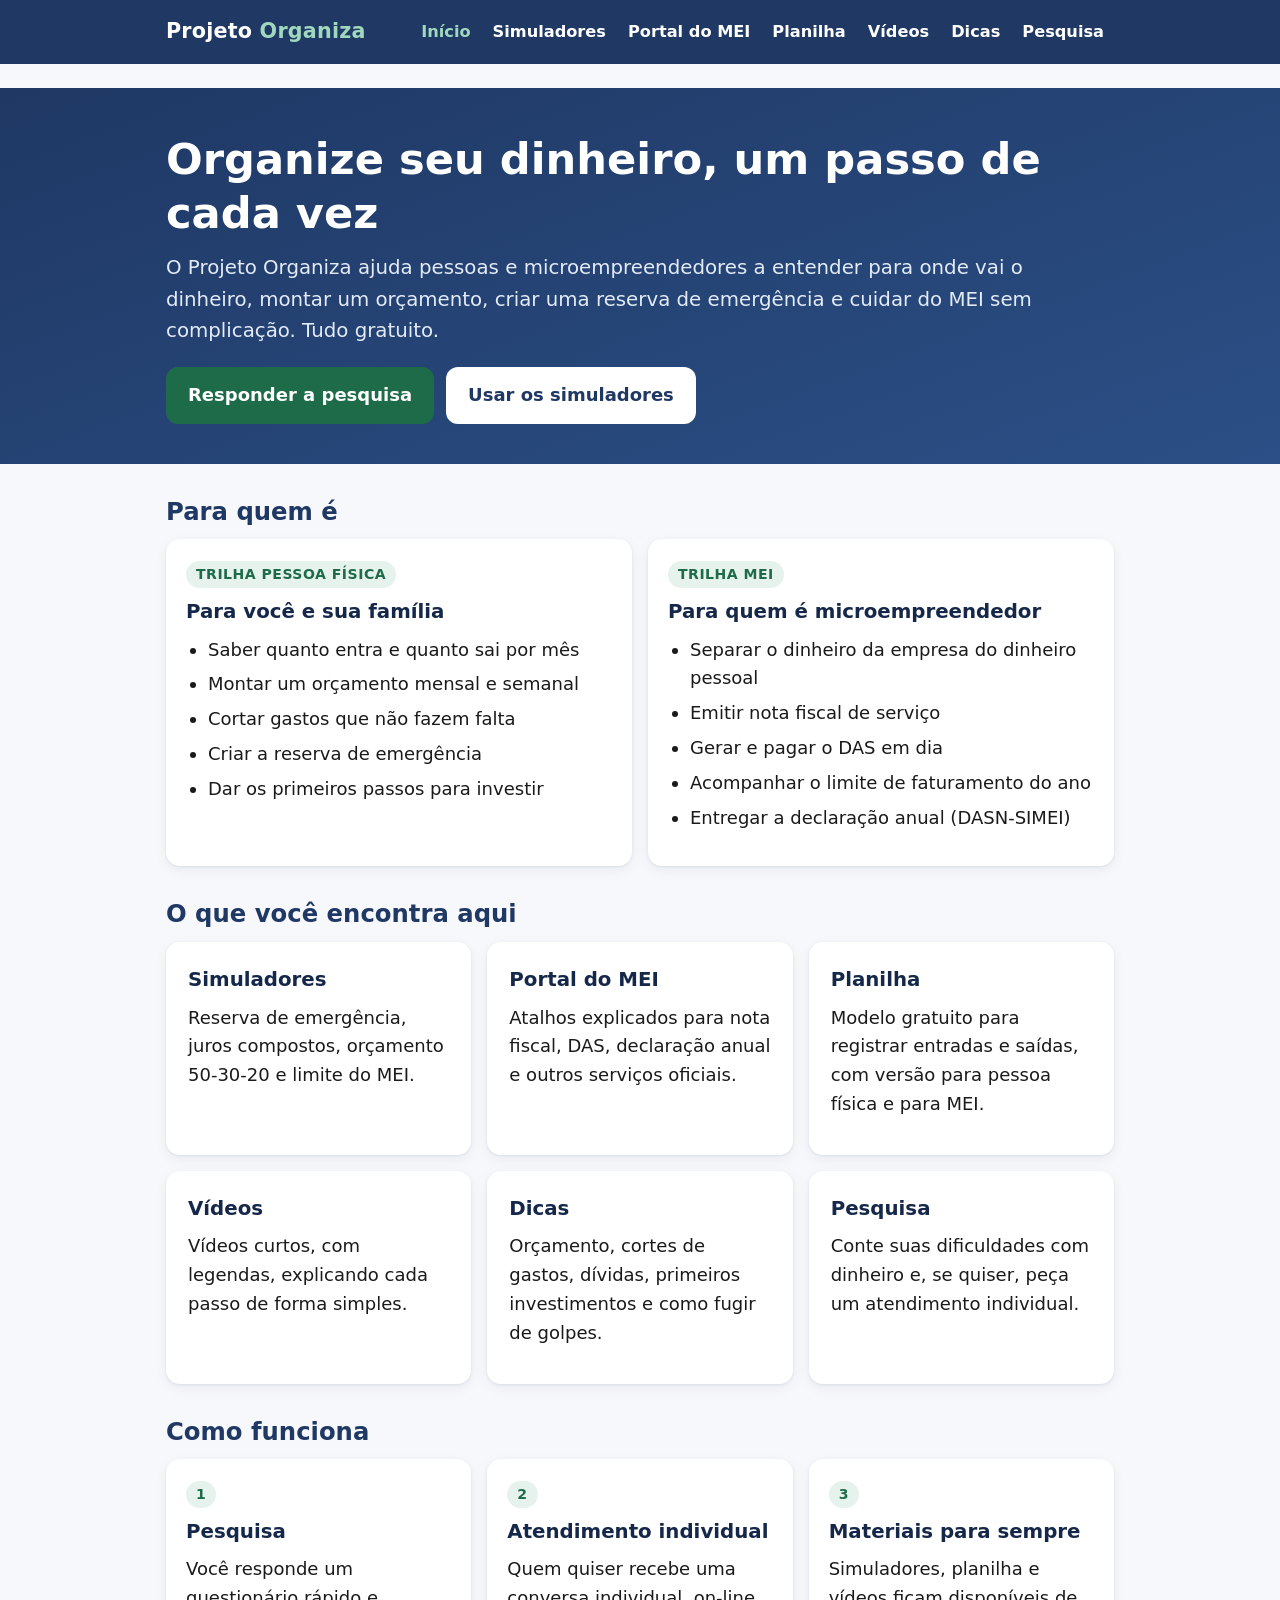
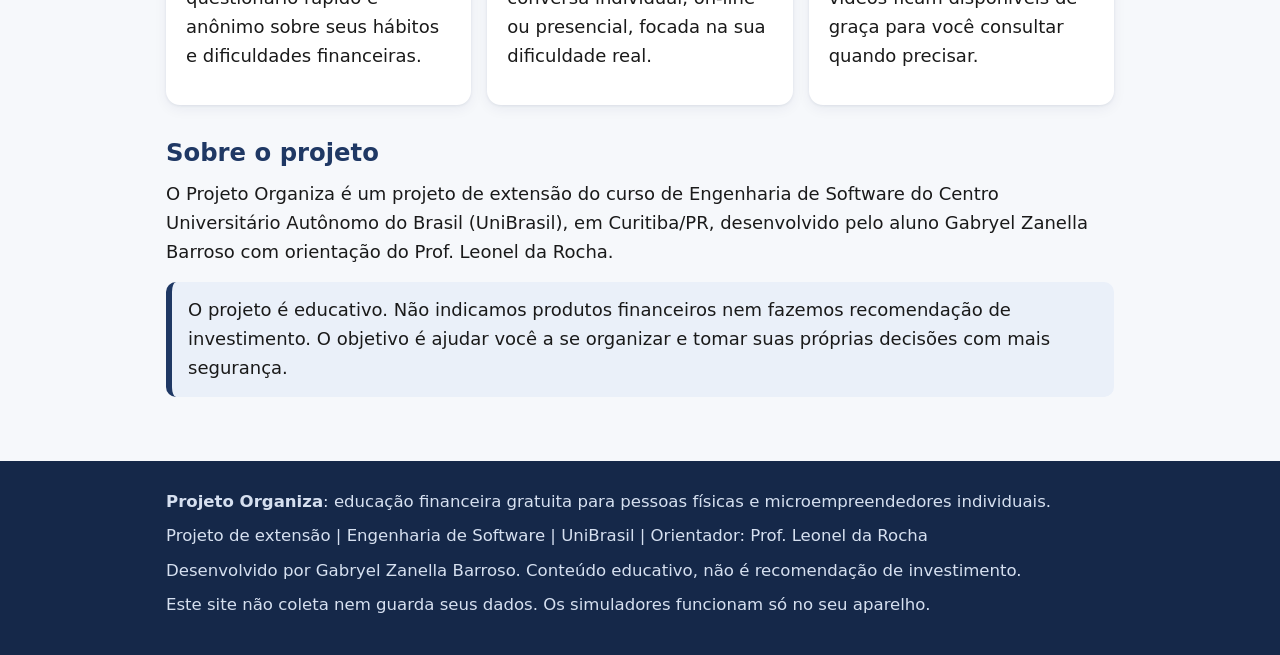
<file: index.html>
<!doctype html>
<html lang="pt-BR">
<head>
  <meta charset="utf-8">
  <meta name="viewport" content="width=device-width, initial-scale=1">
  <meta http-equiv="Content-Security-Policy" content="default-src 'self'; script-src 'self'; style-src 'self'; img-src 'self' data:; frame-src https://www.youtube-nocookie.com; connect-src 'none'; object-src 'none'; base-uri 'self'; form-action 'none'">
  <meta name="referrer" content="strict-origin-when-cross-origin">
  <title>Início | Projeto Organiza</title>
  <meta name="description" content="Educação financeira gratuita para pessoas físicas e MEIs: simuladores, planilha, vídeos e atalhos para os serviços do MEI.">
  <link rel="icon" href="assets/img/favicon.svg" type="image/svg+xml">
  <link rel="stylesheet" href="assets/css/style.css">
</head>
<body data-pagina="inicio">
  <a class="skip" href="#conteudo">Pular para o conteúdo</a>
  <header class="topo">
    <div class="wrap">
      <a class="marca" href="index.html">Projeto <span>Organiza</span></a>
      <button class="menu-btn" type="button" aria-expanded="false" aria-controls="menu">Menu</button>
      <ul id="menu" class="menu">
        <li><a href="index.html" data-pagina="inicio">Início</a></li>
        <li><a href="simuladores.html" data-pagina="simuladores">Simuladores</a></li>
        <li><a href="portal-mei.html" data-pagina="mei">Portal do MEI</a></li>
        <li><a href="planilha.html" data-pagina="planilha">Planilha</a></li>
        <li><a href="videos.html" data-pagina="videos">Vídeos</a></li>
        <li><a href="dicas.html" data-pagina="dicas">Dicas</a></li>
        <li><a href="pesquisa.html" data-pagina="pesquisa">Pesquisa</a></li>
      </ul>
    </div>
  </header>
  <main id="conteudo">
    <section class="hero">
      <div class="wrap">
        <h1>Organize seu dinheiro, um passo de cada vez</h1>
        <p class="lead">O Projeto Organiza ajuda pessoas e microempreendedores a entender para onde vai o dinheiro, montar um orçamento, criar uma reserva de emergência e cuidar do MEI sem complicação. Tudo gratuito.</p>
        <div class="botoes">
          <a class="btn" href="pesquisa.html">Responder a pesquisa</a>
          <a class="btn claro" href="simuladores.html">Usar os simuladores</a>
        </div>
      </div>
    </section>

    <div class="wrap">
      <h2>Para quem é</h2>
      <div class="grade duas">
        <div class="card">
          <span class="tag">Trilha Pessoa Física</span>
          <h3>Para você e sua família</h3>
          <ul class="lista">
            <li>Saber quanto entra e quanto sai por mês</li>
            <li>Montar um orçamento mensal e semanal</li>
            <li>Cortar gastos que não fazem falta</li>
            <li>Criar a reserva de emergência</li>
            <li>Dar os primeiros passos para investir</li>
          </ul>
        </div>
        <div class="card">
          <span class="tag">Trilha MEI</span>
          <h3>Para quem é microempreendedor</h3>
          <ul class="lista">
            <li>Separar o dinheiro da empresa do dinheiro pessoal</li>
            <li>Emitir nota fiscal de serviço</li>
            <li>Gerar e pagar o DAS em dia</li>
            <li>Acompanhar o limite de faturamento do ano</li>
            <li>Entregar a declaração anual (DASN-SIMEI)</li>
          </ul>
        </div>
      </div>

      <h2>O que você encontra aqui</h2>
      <div class="grade tres">
        <a class="card link" href="simuladores.html">
          <h3>Simuladores</h3>
          <p>Reserva de emergência, juros compostos, orçamento 50-30-20 e limite do MEI.</p>
        </a>
        <a class="card link" href="portal-mei.html">
          <h3>Portal do MEI</h3>
          <p>Atalhos explicados para nota fiscal, DAS, declaração anual e outros serviços oficiais.</p>
        </a>
        <a class="card link" href="planilha.html">
          <h3>Planilha</h3>
          <p>Modelo gratuito para registrar entradas e saídas, com versão para pessoa física e para MEI.</p>
        </a>
        <a class="card link" href="videos.html">
          <h3>Vídeos</h3>
          <p>Vídeos curtos, com legendas, explicando cada passo de forma simples.</p>
        </a>
        <a class="card link" href="dicas.html">
          <h3>Dicas</h3>
          <p>Orçamento, cortes de gastos, dívidas, primeiros investimentos e como fugir de golpes.</p>
        </a>
        <a class="card link" href="pesquisa.html">
          <h3>Pesquisa</h3>
          <p>Conte suas dificuldades com dinheiro e, se quiser, peça um atendimento individual.</p>
        </a>
      </div>

      <h2>Como funciona</h2>
      <div class="grade tres">
        <div class="card">
          <span class="tag">1</span>
          <h3>Pesquisa</h3>
          <p>Você responde um questionário rápido e anônimo sobre seus hábitos e dificuldades financeiras.</p>
        </div>
        <div class="card">
          <span class="tag">2</span>
          <h3>Atendimento individual</h3>
          <p>Quem quiser recebe uma conversa individual, on-line ou presencial, focada na sua dificuldade real.</p>
        </div>
        <div class="card">
          <span class="tag">3</span>
          <h3>Materiais para sempre</h3>
          <p>Simuladores, planilha e vídeos ficam disponíveis de graça para você consultar quando precisar.</p>
        </div>
      </div>

      <h2>Sobre o projeto</h2>
      <p>O Projeto Organiza é um projeto de extensão do curso de Engenharia de Software do Centro Universitário Autônomo do Brasil (UniBrasil), em Curitiba/PR, desenvolvido pelo aluno Gabryel Zanella Barroso com orientação do Prof. Leonel da Rocha.</p>
      <div class="aviso">
        <p>O projeto é educativo. Não indicamos produtos financeiros nem fazemos recomendação de investimento. O objetivo é ajudar você a se organizar e tomar suas próprias decisões com mais segurança.</p>
      </div>
    </div>
  </main>
  <footer class="rodape">
    <div class="wrap">
      <p><strong>Projeto Organiza</strong>: educação financeira gratuita para pessoas físicas e microempreendedores individuais.</p>
      <p>Projeto de extensão | Engenharia de Software | UniBrasil | Orientador: Prof. Leonel da Rocha</p>
      <p>Desenvolvido por Gabryel Zanella Barroso. Conteúdo educativo, não é recomendação de investimento.</p>
      <p>Este site não coleta nem guarda seus dados. Os simuladores funcionam só no seu aparelho.</p>
    </div>
  </footer>
  <script src="assets/js/main.js"></script>
</body>
</html>
</file>
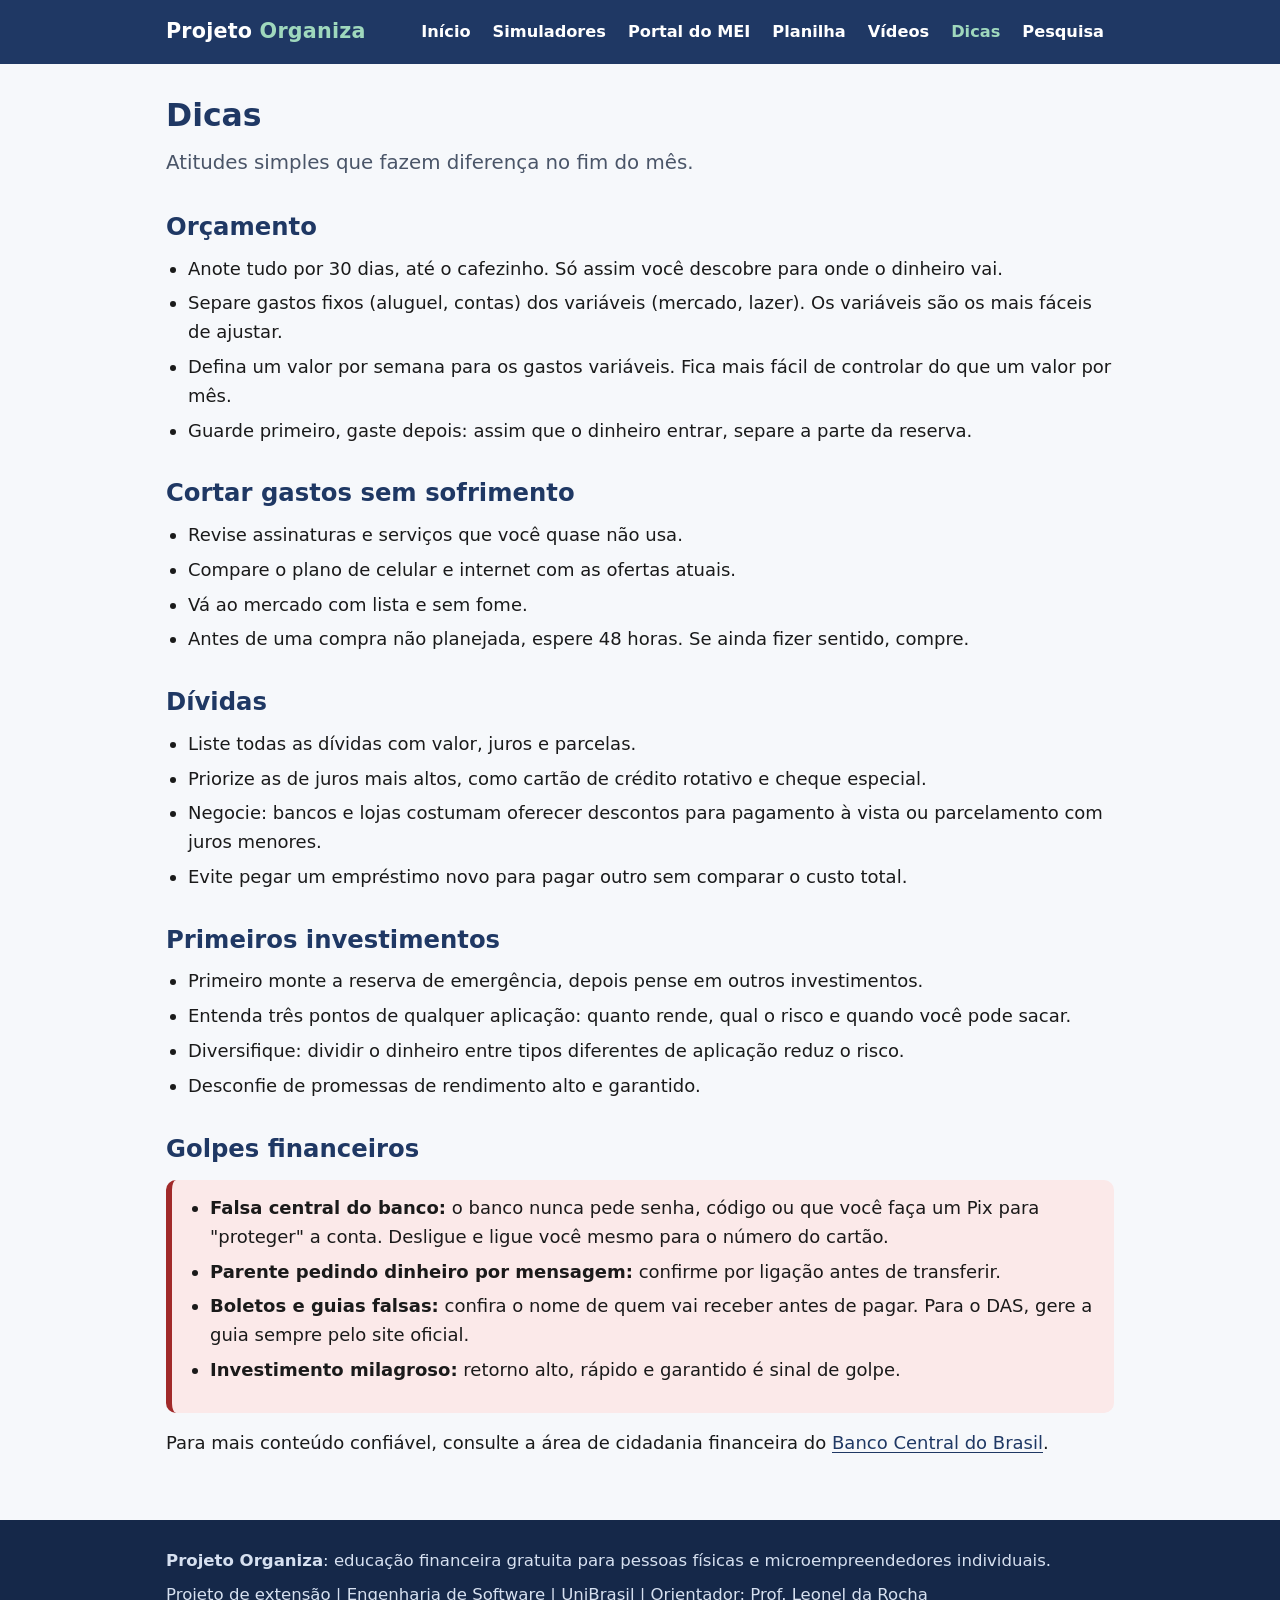
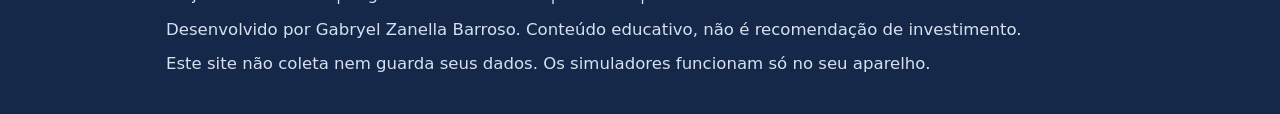
<file: dicas.html>
<!doctype html>
<html lang="pt-BR">
<head>
  <meta charset="utf-8">
  <meta name="viewport" content="width=device-width, initial-scale=1">
  <meta http-equiv="Content-Security-Policy" content="default-src 'self'; script-src 'self'; style-src 'self'; img-src 'self' data:; frame-src https://www.youtube-nocookie.com; connect-src 'none'; object-src 'none'; base-uri 'self'; form-action 'none'">
  <meta name="referrer" content="strict-origin-when-cross-origin">
  <title>Dicas | Projeto Organiza</title>
  <meta name="description" content="Dicas práticas sobre orçamento, cortes de gastos, dívidas, primeiros investimentos e golpes financeiros.">
  <link rel="icon" href="assets/img/favicon.svg" type="image/svg+xml">
  <link rel="stylesheet" href="assets/css/style.css">
</head>
<body data-pagina="dicas">
  <a class="skip" href="#conteudo">Pular para o conteúdo</a>
  <header class="topo">
    <div class="wrap">
      <a class="marca" href="index.html">Projeto <span>Organiza</span></a>
      <button class="menu-btn" type="button" aria-expanded="false" aria-controls="menu">Menu</button>
      <ul id="menu" class="menu">
        <li><a href="index.html" data-pagina="inicio">Início</a></li>
        <li><a href="simuladores.html" data-pagina="simuladores">Simuladores</a></li>
        <li><a href="portal-mei.html" data-pagina="mei">Portal do MEI</a></li>
        <li><a href="planilha.html" data-pagina="planilha">Planilha</a></li>
        <li><a href="videos.html" data-pagina="videos">Vídeos</a></li>
        <li><a href="dicas.html" data-pagina="dicas">Dicas</a></li>
        <li><a href="pesquisa.html" data-pagina="pesquisa">Pesquisa</a></li>
      </ul>
    </div>
  </header>
  <main id="conteudo">
    <div class="wrap">
      <h1>Dicas</h1>
      <p class="lead">Atitudes simples que fazem diferença no fim do mês.</p>

      <h2>Orçamento</h2>
      <ul class="lista">
        <li>Anote tudo por 30 dias, até o cafezinho. Só assim você descobre para onde o dinheiro vai.</li>
        <li>Separe gastos fixos (aluguel, contas) dos variáveis (mercado, lazer). Os variáveis são os mais fáceis de ajustar.</li>
        <li>Defina um valor por semana para os gastos variáveis. Fica mais fácil de controlar do que um valor por mês.</li>
        <li>Guarde primeiro, gaste depois: assim que o dinheiro entrar, separe a parte da reserva.</li>
      </ul>

      <h2>Cortar gastos sem sofrimento</h2>
      <ul class="lista">
        <li>Revise assinaturas e serviços que você quase não usa.</li>
        <li>Compare o plano de celular e internet com as ofertas atuais.</li>
        <li>Vá ao mercado com lista e sem fome.</li>
        <li>Antes de uma compra não planejada, espere 48 horas. Se ainda fizer sentido, compre.</li>
      </ul>

      <h2>Dívidas</h2>
      <ul class="lista">
        <li>Liste todas as dívidas com valor, juros e parcelas.</li>
        <li>Priorize as de juros mais altos, como cartão de crédito rotativo e cheque especial.</li>
        <li>Negocie: bancos e lojas costumam oferecer descontos para pagamento à vista ou parcelamento com juros menores.</li>
        <li>Evite pegar um empréstimo novo para pagar outro sem comparar o custo total.</li>
      </ul>

      <h2>Primeiros investimentos</h2>
      <ul class="lista">
        <li>Primeiro monte a reserva de emergência, depois pense em outros investimentos.</li>
        <li>Entenda três pontos de qualquer aplicação: quanto rende, qual o risco e quando você pode sacar.</li>
        <li>Diversifique: dividir o dinheiro entre tipos diferentes de aplicação reduz o risco.</li>
        <li>Desconfie de promessas de rendimento alto e garantido.</li>
      </ul>

      <h2>Golpes financeiros</h2>
      <div class="aviso perigo">
        <ul class="lista">
          <li><strong>Falsa central do banco:</strong> o banco nunca pede senha, código ou que você faça um Pix para "proteger" a conta. Desligue e ligue você mesmo para o número do cartão.</li>
          <li><strong>Parente pedindo dinheiro por mensagem:</strong> confirme por ligação antes de transferir.</li>
          <li><strong>Boletos e guias falsas:</strong> confira o nome de quem vai receber antes de pagar. Para o DAS, gere a guia sempre pelo site oficial.</li>
          <li><strong>Investimento milagroso:</strong> retorno alto, rápido e garantido é sinal de golpe.</li>
        </ul>
      </div>
      <p>Para mais conteúdo confiável, consulte a área de cidadania financeira do <a href="https://www.bcb.gov.br/cidadaniafinanceira" rel="noopener" target="_blank">Banco Central do Brasil</a>.</p>
    </div>
  </main>
  <footer class="rodape">
    <div class="wrap">
      <p><strong>Projeto Organiza</strong>: educação financeira gratuita para pessoas físicas e microempreendedores individuais.</p>
      <p>Projeto de extensão | Engenharia de Software | UniBrasil | Orientador: Prof. Leonel da Rocha</p>
      <p>Desenvolvido por Gabryel Zanella Barroso. Conteúdo educativo, não é recomendação de investimento.</p>
      <p>Este site não coleta nem guarda seus dados. Os simuladores funcionam só no seu aparelho.</p>
    </div>
  </footer>
  <script src="assets/js/main.js"></script>
</body>
</html>
</file>
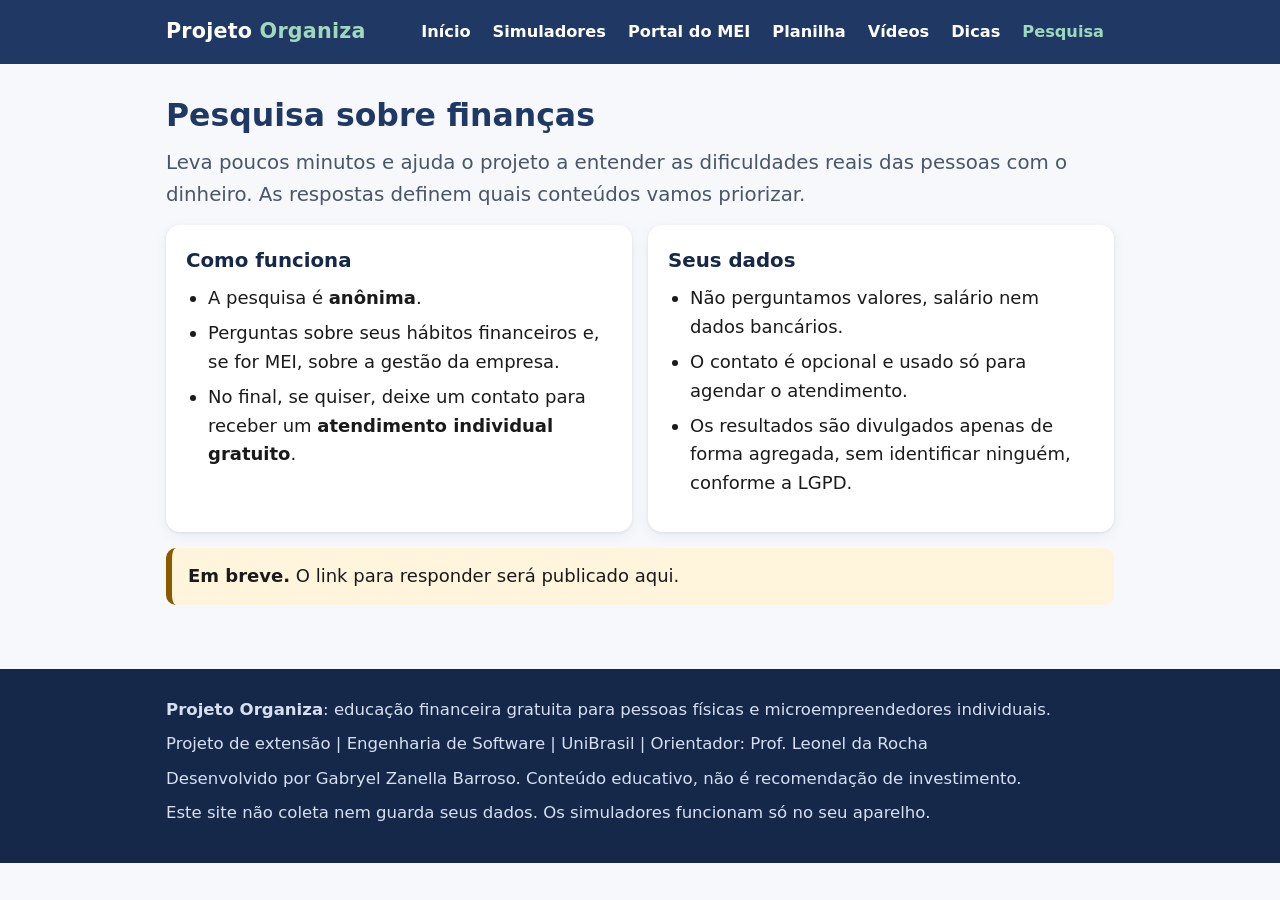
<file: pesquisa.html>
<!doctype html>
<html lang="pt-BR">
<head>
  <meta charset="utf-8">
  <meta name="viewport" content="width=device-width, initial-scale=1">
  <meta http-equiv="Content-Security-Policy" content="default-src 'self'; script-src 'self'; style-src 'self'; img-src 'self' data:; frame-src https://www.youtube-nocookie.com; connect-src 'none'; object-src 'none'; base-uri 'self'; form-action 'none'">
  <meta name="referrer" content="strict-origin-when-cross-origin">
  <title>Pesquisa | Projeto Organiza</title>
  <meta name="description" content="Pesquisa anônima sobre hábitos e dificuldades financeiras. Ao final, você pode pedir um atendimento individual gratuito.">
  <link rel="icon" href="assets/img/favicon.svg" type="image/svg+xml">
  <link rel="stylesheet" href="assets/css/style.css">
</head>
<body data-pagina="pesquisa">
  <a class="skip" href="#conteudo">Pular para o conteúdo</a>
  <header class="topo">
    <div class="wrap">
      <a class="marca" href="index.html">Projeto <span>Organiza</span></a>
      <button class="menu-btn" type="button" aria-expanded="false" aria-controls="menu">Menu</button>
      <ul id="menu" class="menu">
        <li><a href="index.html" data-pagina="inicio">Início</a></li>
        <li><a href="simuladores.html" data-pagina="simuladores">Simuladores</a></li>
        <li><a href="portal-mei.html" data-pagina="mei">Portal do MEI</a></li>
        <li><a href="planilha.html" data-pagina="planilha">Planilha</a></li>
        <li><a href="videos.html" data-pagina="videos">Vídeos</a></li>
        <li><a href="dicas.html" data-pagina="dicas">Dicas</a></li>
        <li><a href="pesquisa.html" data-pagina="pesquisa">Pesquisa</a></li>
      </ul>
    </div>
  </header>
  <main id="conteudo">
    <div class="wrap">
      <h1>Pesquisa sobre finanças</h1>
      <p class="lead">Leva poucos minutos e ajuda o projeto a entender as dificuldades reais das pessoas com o dinheiro. As respostas definem quais conteúdos vamos priorizar.</p>

      <div class="grade duas">
        <div class="card">
          <h3>Como funciona</h3>
          <ul class="lista">
            <li>A pesquisa é <strong>anônima</strong>.</li>
            <li>Perguntas sobre seus hábitos financeiros e, se for MEI, sobre a gestão da empresa.</li>
            <li>No final, se quiser, deixe um contato para receber um <strong>atendimento individual gratuito</strong>.</li>
          </ul>
        </div>
        <div class="card">
          <h3>Seus dados</h3>
          <ul class="lista">
            <li>Não perguntamos valores, salário nem dados bancários.</li>
            <li>O contato é opcional e usado só para agendar o atendimento.</li>
            <li>Os resultados são divulgados apenas de forma agregada, sem identificar ninguém, conforme a LGPD.</li>
          </ul>
        </div>
      </div>

      <div class="aviso atencao" id="pesquisa-link">
        <p><strong>Em breve.</strong> O link para responder será publicado aqui.</p>
      </div>
    </div>
  </main>
  <footer class="rodape">
    <div class="wrap">
      <p><strong>Projeto Organiza</strong>: educação financeira gratuita para pessoas físicas e microempreendedores individuais.</p>
      <p>Projeto de extensão | Engenharia de Software | UniBrasil | Orientador: Prof. Leonel da Rocha</p>
      <p>Desenvolvido por Gabryel Zanella Barroso. Conteúdo educativo, não é recomendação de investimento.</p>
      <p>Este site não coleta nem guarda seus dados. Os simuladores funcionam só no seu aparelho.</p>
    </div>
  </footer>
  <script src="assets/js/main.js"></script>
</body>
</html>
</file>
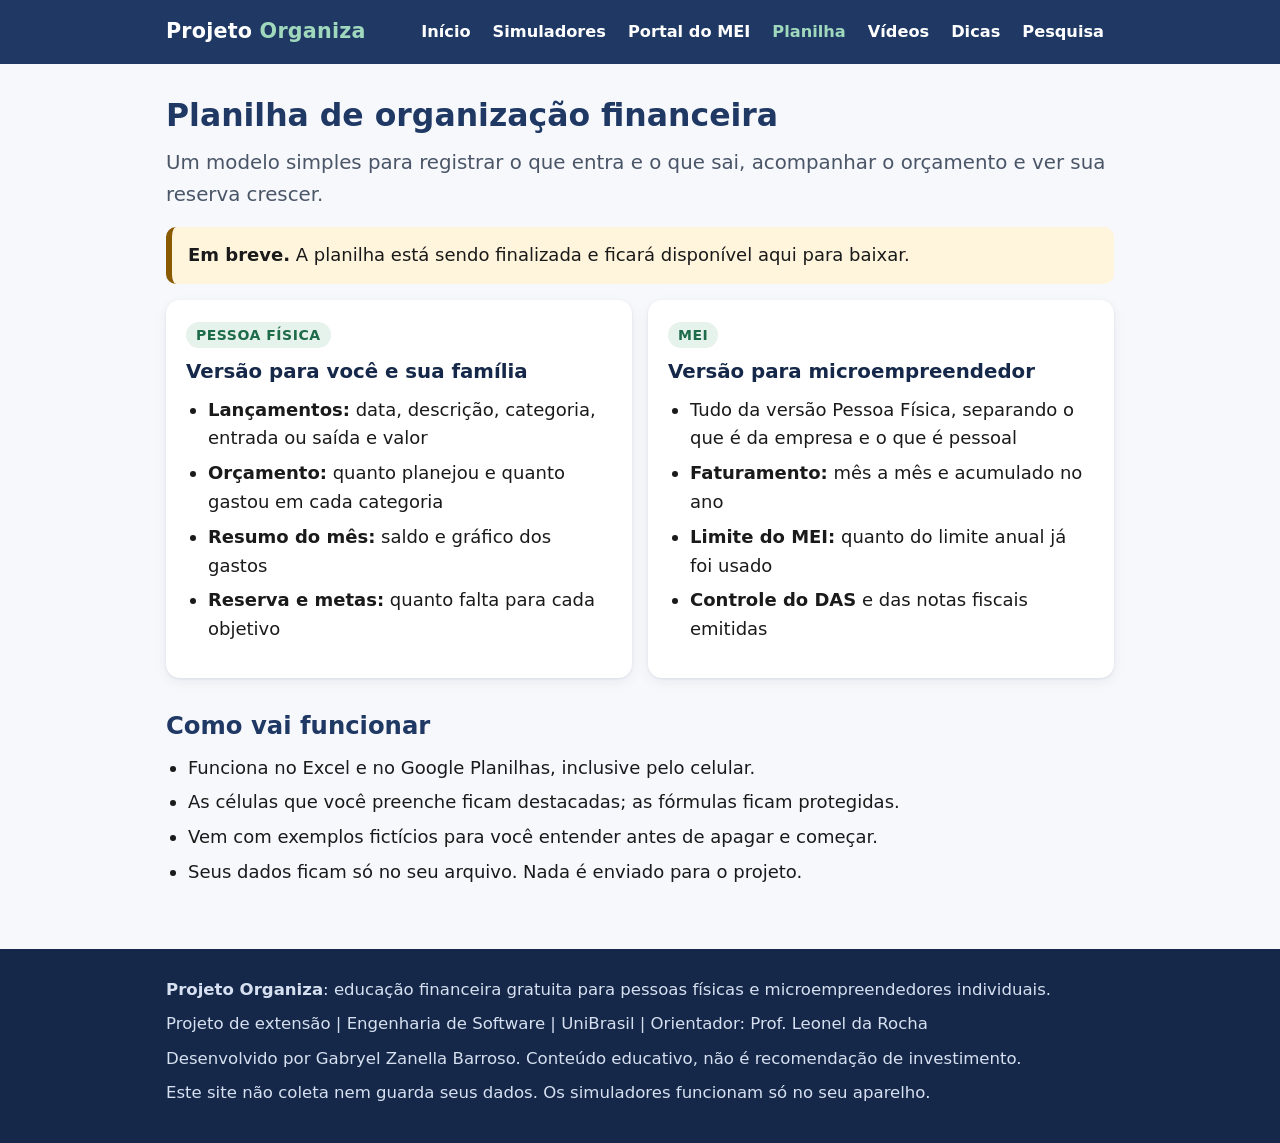
<file: planilha.html>
<!doctype html>
<html lang="pt-BR">
<head>
  <meta charset="utf-8">
  <meta name="viewport" content="width=device-width, initial-scale=1">
  <meta http-equiv="Content-Security-Policy" content="default-src 'self'; script-src 'self'; style-src 'self'; img-src 'self' data:; frame-src https://www.youtube-nocookie.com; connect-src 'none'; object-src 'none'; base-uri 'self'; form-action 'none'">
  <meta name="referrer" content="strict-origin-when-cross-origin">
  <title>Planilha | Projeto Organiza</title>
  <meta name="description" content="Planilha gratuita de organização financeira, com versão para pessoa física e para MEI.">
  <link rel="icon" href="assets/img/favicon.svg" type="image/svg+xml">
  <link rel="stylesheet" href="assets/css/style.css">
</head>
<body data-pagina="planilha">
  <a class="skip" href="#conteudo">Pular para o conteúdo</a>
  <header class="topo">
    <div class="wrap">
      <a class="marca" href="index.html">Projeto <span>Organiza</span></a>
      <button class="menu-btn" type="button" aria-expanded="false" aria-controls="menu">Menu</button>
      <ul id="menu" class="menu">
        <li><a href="index.html" data-pagina="inicio">Início</a></li>
        <li><a href="simuladores.html" data-pagina="simuladores">Simuladores</a></li>
        <li><a href="portal-mei.html" data-pagina="mei">Portal do MEI</a></li>
        <li><a href="planilha.html" data-pagina="planilha">Planilha</a></li>
        <li><a href="videos.html" data-pagina="videos">Vídeos</a></li>
        <li><a href="dicas.html" data-pagina="dicas">Dicas</a></li>
        <li><a href="pesquisa.html" data-pagina="pesquisa">Pesquisa</a></li>
      </ul>
    </div>
  </header>
  <main id="conteudo">
    <div class="wrap">
      <h1>Planilha de organização financeira</h1>
      <p class="lead">Um modelo simples para registrar o que entra e o que sai, acompanhar o orçamento e ver sua reserva crescer.</p>
      <div class="aviso atencao"><p><strong>Em breve.</strong> A planilha está sendo finalizada e ficará disponível aqui para baixar.</p></div>

      <div class="grade duas">
        <div class="card">
          <span class="tag">Pessoa Física</span>
          <h3>Versão para você e sua família</h3>
          <ul class="lista">
            <li><strong>Lançamentos:</strong> data, descrição, categoria, entrada ou saída e valor</li>
            <li><strong>Orçamento:</strong> quanto planejou e quanto gastou em cada categoria</li>
            <li><strong>Resumo do mês:</strong> saldo e gráfico dos gastos</li>
            <li><strong>Reserva e metas:</strong> quanto falta para cada objetivo</li>
          </ul>
        </div>
        <div class="card">
          <span class="tag">MEI</span>
          <h3>Versão para microempreendedor</h3>
          <ul class="lista">
            <li>Tudo da versão Pessoa Física, separando o que é da empresa e o que é pessoal</li>
            <li><strong>Faturamento:</strong> mês a mês e acumulado no ano</li>
            <li><strong>Limite do MEI:</strong> quanto do limite anual já foi usado</li>
            <li><strong>Controle do DAS</strong> e das notas fiscais emitidas</li>
          </ul>
        </div>
      </div>

      <h2>Como vai funcionar</h2>
      <ul class="lista">
        <li>Funciona no Excel e no Google Planilhas, inclusive pelo celular.</li>
        <li>As células que você preenche ficam destacadas; as fórmulas ficam protegidas.</li>
        <li>Vem com exemplos fictícios para você entender antes de apagar e começar.</li>
        <li>Seus dados ficam só no seu arquivo. Nada é enviado para o projeto.</li>
      </ul>
    </div>
  </main>
  <footer class="rodape">
    <div class="wrap">
      <p><strong>Projeto Organiza</strong>: educação financeira gratuita para pessoas físicas e microempreendedores individuais.</p>
      <p>Projeto de extensão | Engenharia de Software | UniBrasil | Orientador: Prof. Leonel da Rocha</p>
      <p>Desenvolvido por Gabryel Zanella Barroso. Conteúdo educativo, não é recomendação de investimento.</p>
      <p>Este site não coleta nem guarda seus dados. Os simuladores funcionam só no seu aparelho.</p>
    </div>
  </footer>
  <script src="assets/js/main.js"></script>
</body>
</html>
</file>
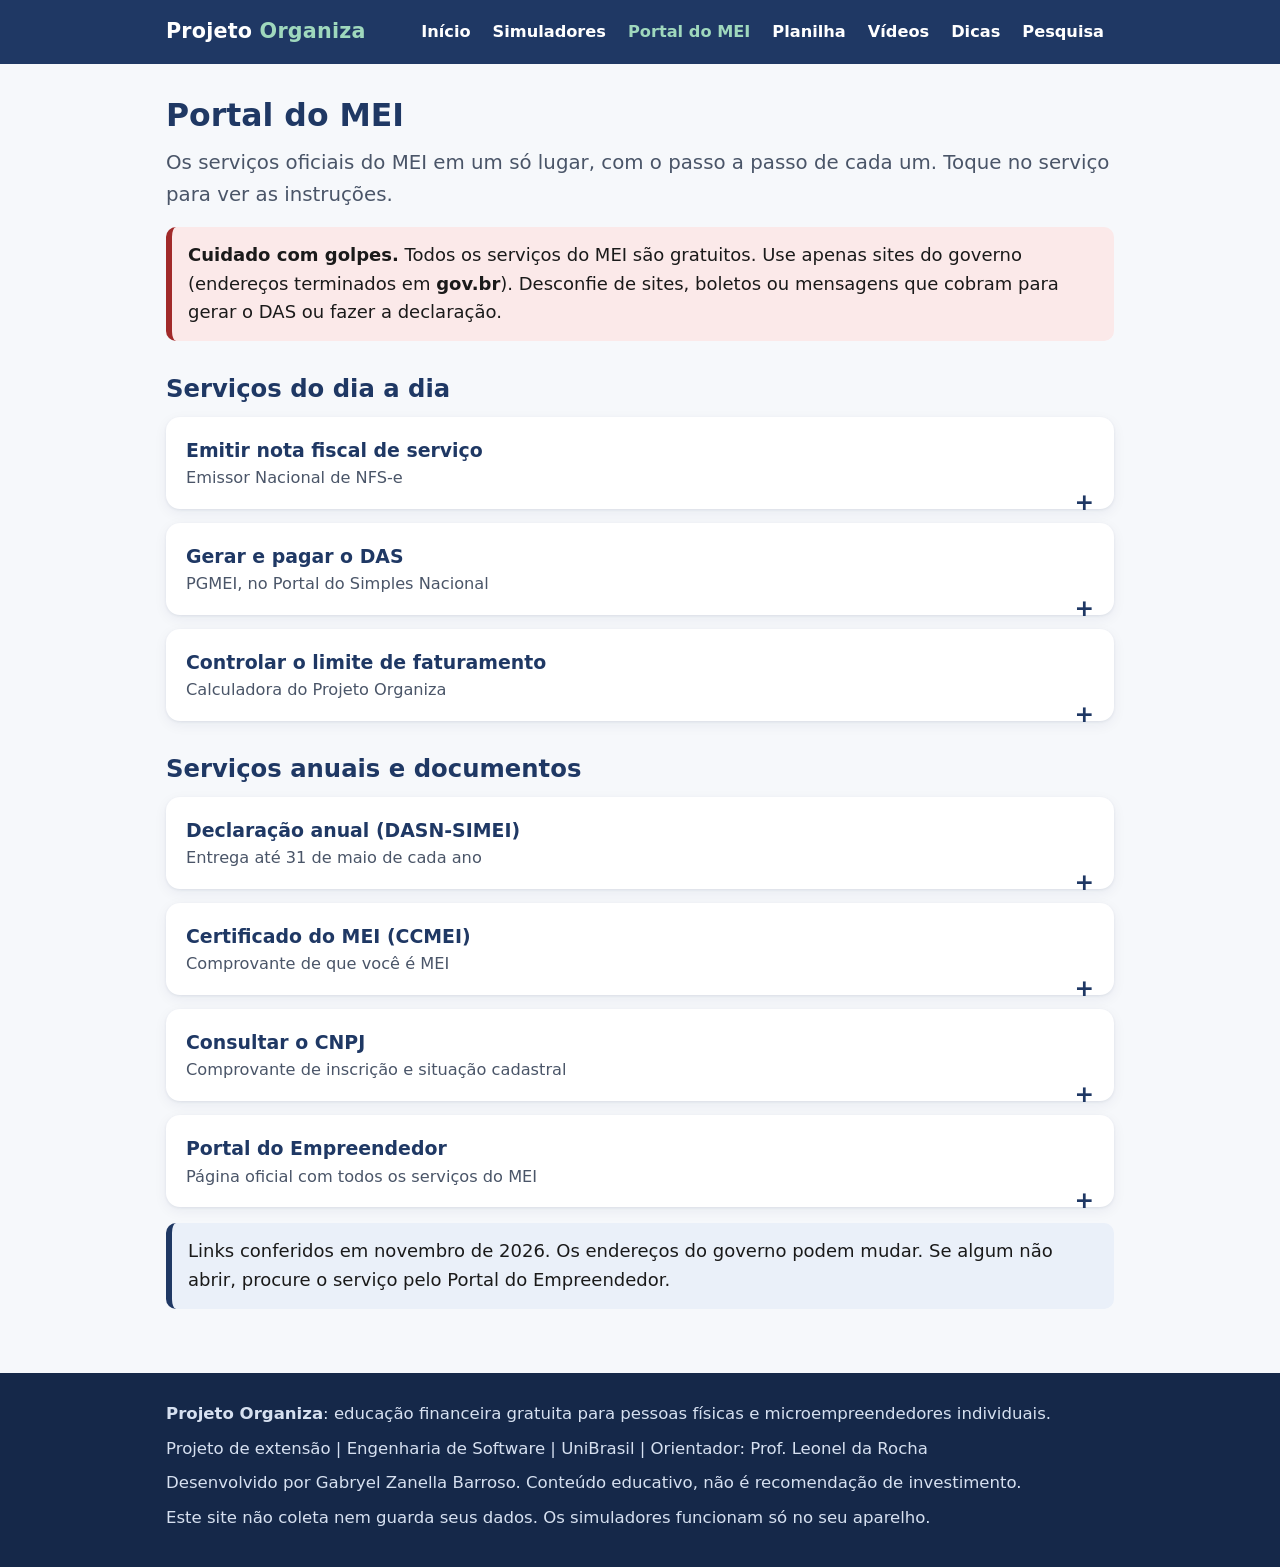
<file: portal-mei.html>
<!doctype html>
<html lang="pt-BR">
<head>
  <meta charset="utf-8">
  <meta name="viewport" content="width=device-width, initial-scale=1">
  <meta http-equiv="Content-Security-Policy" content="default-src 'self'; script-src 'self'; style-src 'self'; img-src 'self' data:; frame-src https://www.youtube-nocookie.com; connect-src 'none'; object-src 'none'; base-uri 'self'; form-action 'none'">
  <meta name="referrer" content="strict-origin-when-cross-origin">
  <title>Portal do MEI | Projeto Organiza</title>
  <meta name="description" content="Atalhos explicados para os serviços oficiais do MEI: nota fiscal, DAS, declaração anual, CCMEI e consulta de CNPJ.">
  <link rel="icon" href="assets/img/favicon.svg" type="image/svg+xml">
  <link rel="stylesheet" href="assets/css/style.css">
</head>
<body data-pagina="mei">
  <a class="skip" href="#conteudo">Pular para o conteúdo</a>
  <header class="topo">
    <div class="wrap">
      <a class="marca" href="index.html">Projeto <span>Organiza</span></a>
      <button class="menu-btn" type="button" aria-expanded="false" aria-controls="menu">Menu</button>
      <ul id="menu" class="menu">
        <li><a href="index.html" data-pagina="inicio">Início</a></li>
        <li><a href="simuladores.html" data-pagina="simuladores">Simuladores</a></li>
        <li><a href="portal-mei.html" data-pagina="mei">Portal do MEI</a></li>
        <li><a href="planilha.html" data-pagina="planilha">Planilha</a></li>
        <li><a href="videos.html" data-pagina="videos">Vídeos</a></li>
        <li><a href="dicas.html" data-pagina="dicas">Dicas</a></li>
        <li><a href="pesquisa.html" data-pagina="pesquisa">Pesquisa</a></li>
      </ul>
    </div>
  </header>
  <main id="conteudo">
    <div class="wrap">
      <h1>Portal do MEI</h1>
      <p class="lead">Os serviços oficiais do MEI em um só lugar, com o passo a passo de cada um. Toque no serviço para ver as instruções.</p>
      <div class="aviso perigo">
        <p><strong>Cuidado com golpes.</strong> Todos os serviços do MEI são gratuitos. Use apenas sites do governo (endereços terminados em <strong>gov.br</strong>). Desconfie de sites, boletos ou mensagens que cobram para gerar o DAS ou fazer a declaração.</p>
      </div>

      <h2>Serviços do dia a dia</h2>

      <details class="servico">
        <summary>Emitir nota fiscal de serviço<small>Emissor Nacional de NFS-e</small></summary>
        <div class="conteudo">
          <p>O MEI que presta serviço emite a nota fiscal pelo Emissor Nacional, do governo federal.</p>
          <p><strong>O que ter em mãos:</strong> conta gov.br (nível prata ou ouro), CPF ou CNPJ do cliente, descrição do serviço e valor.</p>
          <ol class="passos">
            <li>Acesse o Emissor Nacional e entre com sua conta gov.br.</li>
            <li>Escolha a opção para emitir uma nova NFS-e.</li>
            <li>Informe os dados do cliente (tomador do serviço).</li>
            <li>Descreva o serviço, escolha o código do serviço e informe o valor.</li>
            <li>Confira tudo, emita a nota e envie o PDF ao cliente.</li>
          </ol>
          <p><strong>Erros comuns:</strong> escolher um código de serviço que não corresponde à sua atividade e esquecer de emitir a nota no mês do serviço.</p>
          <a class="btn" href="https://www.nfse.gov.br/EmissorNacional" rel="noopener" target="_blank">Abrir o Emissor Nacional</a>
        </div>
      </details>

      <details class="servico">
        <summary>Gerar e pagar o DAS<small>PGMEI, no Portal do Simples Nacional</small></summary>
        <div class="conteudo">
          <p>O DAS é a guia mensal do MEI. Ela inclui o INSS, que garante seus direitos como aposentadoria e auxílio-doença. O vencimento é no <strong>dia 20 de cada mês</strong>.</p>
          <p><strong>O que ter em mãos:</strong> o número do CNPJ.</p>
          <ol class="passos">
            <li>Acesse o PGMEI e informe o CNPJ.</li>
            <li>Escolha a opção de emitir a guia de pagamento (DAS).</li>
            <li>Selecione o ano e marque o mês que deseja pagar.</li>
            <li>Gere a guia e pague pelo código de barras ou pelo Pix, no app do banco.</li>
          </ol>
          <p><strong>Erros comuns:</strong> deixar guias acumularem (atraso gera multa e juros) e pagar guias recebidas por mensagem sem conferir a origem.</p>
          <a class="btn" href="https://www8.receita.fazenda.gov.br/SimplesNacional/Aplicacoes/ATSPO/pgmei.app/Identificacao" rel="noopener" target="_blank">Abrir o PGMEI</a>
        </div>
      </details>

      <details class="servico">
        <summary>Controlar o limite de faturamento<small>Calculadora do Projeto Organiza</small></summary>
        <div class="conteudo">
          <p>Em 2026 o limite é de R$ 81.000 por ano (R$ 6.750 por mês no ano de abertura). Registre todo mês quanto faturou para não ser pego de surpresa.</p>
          <a class="btn" href="simuladores.html#mei">Abrir a calculadora do limite</a>
        </div>
      </details>

      <h2>Serviços anuais e documentos</h2>

      <details class="servico">
        <summary>Declaração anual (DASN-SIMEI)<small>Entrega até 31 de maio de cada ano</small></summary>
        <div class="conteudo">
          <p>Todo MEI precisa declarar quanto faturou no ano anterior, <strong>mesmo que não tenha faturado nada</strong>.</p>
          <p><strong>O que ter em mãos:</strong> o CNPJ e o total faturado no ano anterior, separado em comércio ou indústria e serviços. Também é preciso informar se teve empregado.</p>
          <ol class="passos">
            <li>Acesse a DASN-SIMEI e informe o CNPJ.</li>
            <li>Escolha o ano a declarar.</li>
            <li>Informe o faturamento e se teve empregado.</li>
            <li>Confira, transmita e guarde o recibo.</li>
          </ol>
          <p><strong>Erros comuns:</strong> perder o prazo (gera multa) e não somar todo o faturamento do ano.</p>
          <a class="btn" href="https://www8.receita.fazenda.gov.br/SimplesNacional/Aplicacoes/ATSPO/DASNSIMEI.app/Default.aspx" rel="noopener" target="_blank">Abrir a DASN-SIMEI</a>
        </div>
      </details>

      <details class="servico">
        <summary>Certificado do MEI (CCMEI)<small>Comprovante de que você é MEI</small></summary>
        <div class="conteudo">
          <p>O CCMEI comprova que a empresa está formalizada e ativa. É pedido para abrir conta de pessoa jurídica, pedir crédito e vender para empresas ou órgãos públicos.</p>
          <ol class="passos">
            <li>Acesse a página do CCMEI no Portal do Empreendedor.</li>
            <li>Use o botão de emissão de comprovante e entre com sua conta gov.br.</li>
            <li>Consulte e salve o certificado em PDF.</li>
          </ol>
          <p>Existe também o <strong>CCMEI Digital Simplificado</strong>, com QR Code, emitido pelo aplicativo da Receita Federal.</p>
          <a class="btn" href="https://www.gov.br/empresas-e-negocios/pt-br/empreendedor/servicos-para-mei/emissao-de-comprovante-ccmei" rel="noopener" target="_blank">Abrir a página do CCMEI</a>
        </div>
      </details>

      <details class="servico">
        <summary>Consultar o CNPJ<small>Comprovante de inscrição e situação cadastral</small></summary>
        <div class="conteudo">
          <p>Mostra se o CNPJ está ativo e traz o comprovante de inscrição, pedido por bancos e clientes.</p>
          <ol class="passos">
            <li>Acesse a consulta da Receita Federal.</li>
            <li>Digite o CNPJ e confirme a verificação de segurança.</li>
            <li>Salve ou imprima o comprovante.</li>
          </ol>
          <a class="btn" href="https://solucoes.receita.fazenda.gov.br/servicos/cnpjreva/cnpjreva_solicitacao.asp" rel="noopener" target="_blank">Abrir a consulta de CNPJ</a>
        </div>
      </details>

      <details class="servico">
        <summary>Portal do Empreendedor<small>Página oficial com todos os serviços do MEI</small></summary>
        <div class="conteudo">
          <p>É o ponto de partida oficial do governo para quem quer ser MEI ou já é: formalização, alteração de dados, parcelamentos, baixa da empresa e perguntas frequentes.</p>
          <a class="btn" href="https://www.gov.br/empresas-e-negocios/pt-br/empreendedor" rel="noopener" target="_blank">Abrir o Portal do Empreendedor</a>
        </div>
      </details>

      <div class="aviso">
        <p>Links conferidos em novembro de 2026. Os endereços do governo podem mudar. Se algum não abrir, procure o serviço pelo Portal do Empreendedor.</p>
      </div>
    </div>
  </main>
  <footer class="rodape">
    <div class="wrap">
      <p><strong>Projeto Organiza</strong>: educação financeira gratuita para pessoas físicas e microempreendedores individuais.</p>
      <p>Projeto de extensão | Engenharia de Software | UniBrasil | Orientador: Prof. Leonel da Rocha</p>
      <p>Desenvolvido por Gabryel Zanella Barroso. Conteúdo educativo, não é recomendação de investimento.</p>
      <p>Este site não coleta nem guarda seus dados. Os simuladores funcionam só no seu aparelho.</p>
    </div>
  </footer>
  <script src="assets/js/main.js"></script>
</body>
</html>
</file>
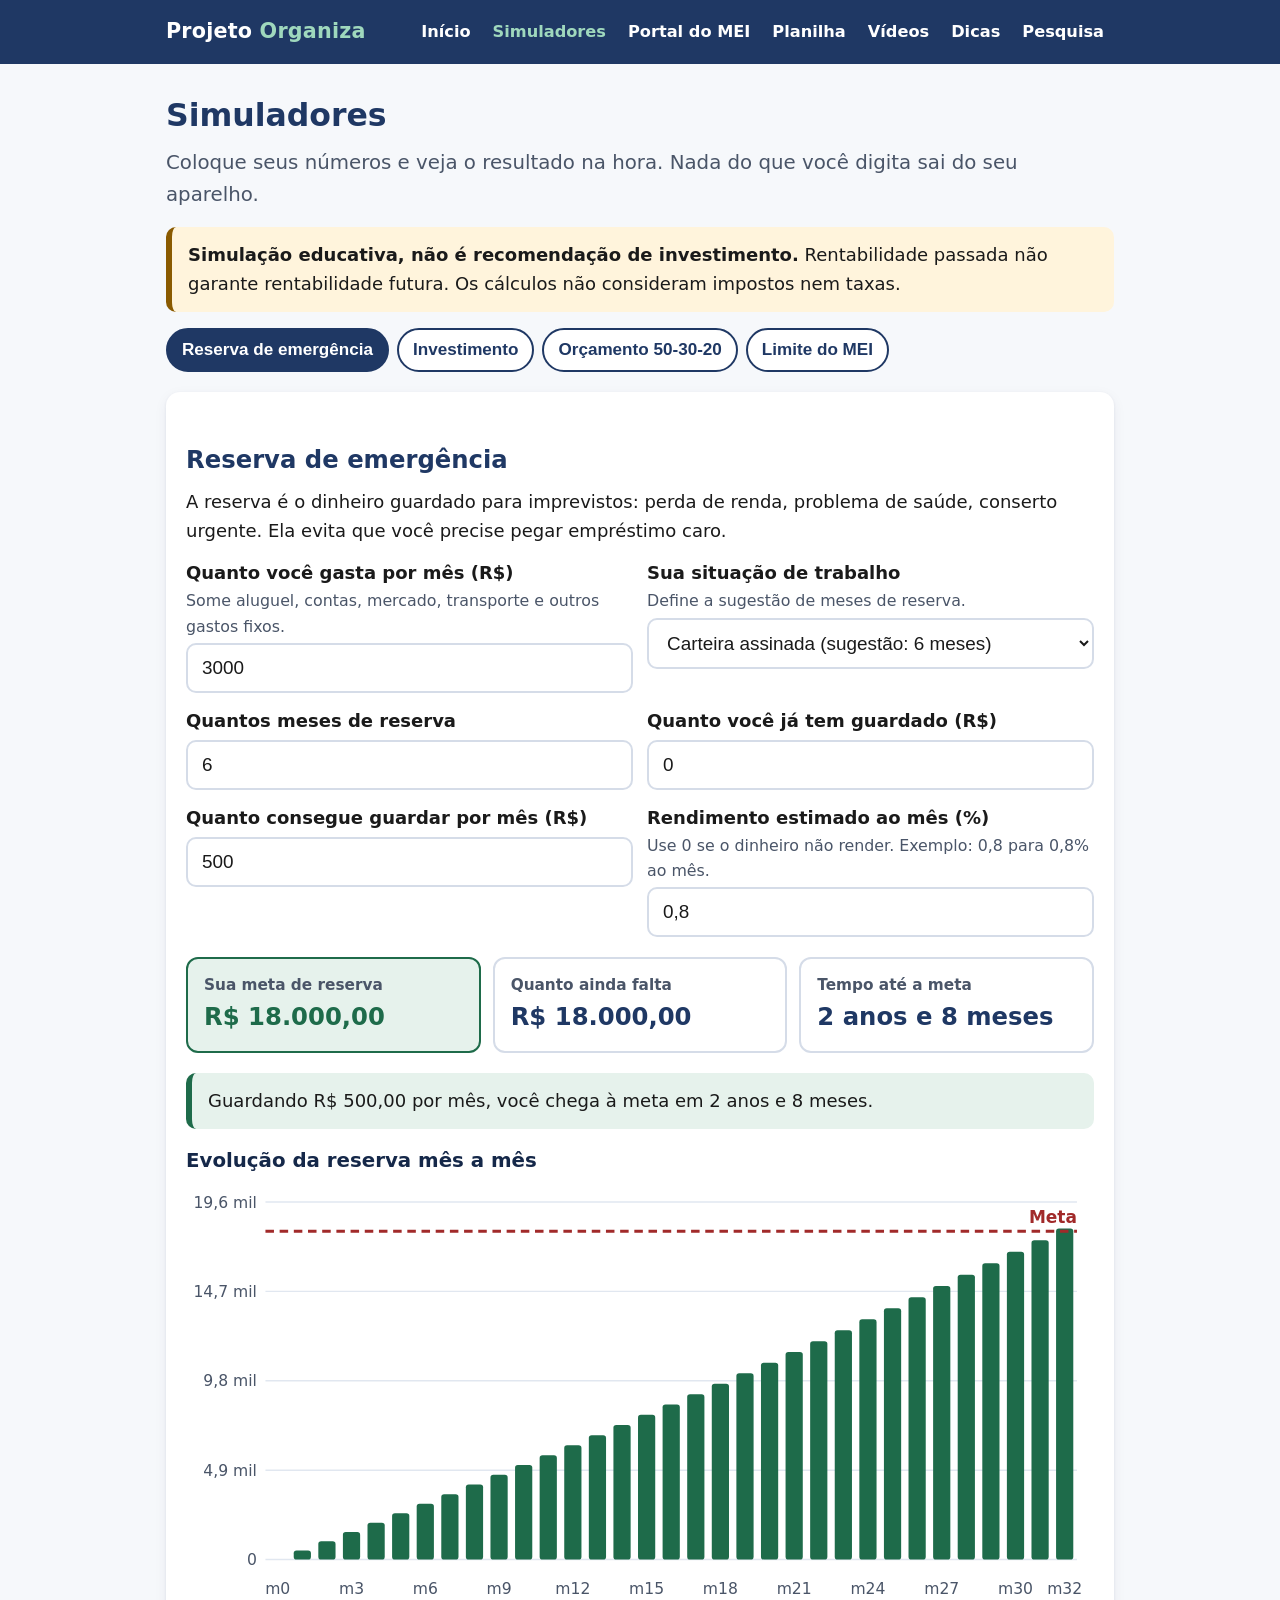
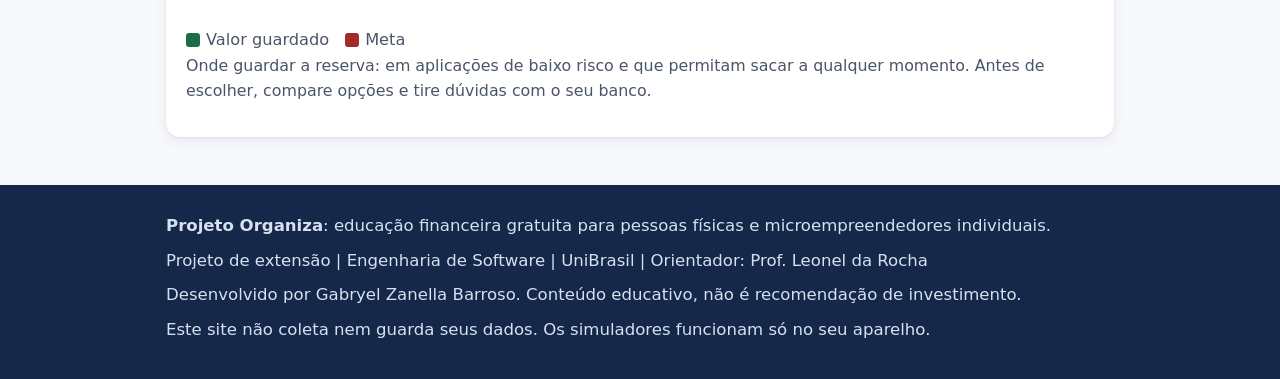
<file: simuladores.html>
<!doctype html>
<html lang="pt-BR">
<head>
  <meta charset="utf-8">
  <meta name="viewport" content="width=device-width, initial-scale=1">
  <meta http-equiv="Content-Security-Policy" content="default-src 'self'; script-src 'self'; style-src 'self'; img-src 'self' data:; frame-src https://www.youtube-nocookie.com; connect-src 'none'; object-src 'none'; base-uri 'self'; form-action 'none'">
  <meta name="referrer" content="strict-origin-when-cross-origin">
  <title>Simuladores | Projeto Organiza</title>
  <meta name="description" content="Simuladores gratuitos de reserva de emergência, juros compostos, orçamento 50-30-20 e limite de faturamento do MEI.">
  <link rel="icon" href="assets/img/favicon.svg" type="image/svg+xml">
  <link rel="stylesheet" href="assets/css/style.css">
</head>
<body data-pagina="simuladores">
  <a class="skip" href="#conteudo">Pular para o conteúdo</a>
  <header class="topo">
    <div class="wrap">
      <a class="marca" href="index.html">Projeto <span>Organiza</span></a>
      <button class="menu-btn" type="button" aria-expanded="false" aria-controls="menu">Menu</button>
      <ul id="menu" class="menu">
        <li><a href="index.html" data-pagina="inicio">Início</a></li>
        <li><a href="simuladores.html" data-pagina="simuladores">Simuladores</a></li>
        <li><a href="portal-mei.html" data-pagina="mei">Portal do MEI</a></li>
        <li><a href="planilha.html" data-pagina="planilha">Planilha</a></li>
        <li><a href="videos.html" data-pagina="videos">Vídeos</a></li>
        <li><a href="dicas.html" data-pagina="dicas">Dicas</a></li>
        <li><a href="pesquisa.html" data-pagina="pesquisa">Pesquisa</a></li>
      </ul>
    </div>
  </header>
  <main id="conteudo">
    <div class="wrap">
      <h1>Simuladores</h1>
      <p class="lead">Coloque seus números e veja o resultado na hora. Nada do que você digita sai do seu aparelho.</p>
      <div class="aviso atencao">
        <p><strong>Simulação educativa, não é recomendação de investimento.</strong> Rentabilidade passada não garante rentabilidade futura. Os cálculos não consideram impostos nem taxas.</p>
      </div>

      <div class="abas" role="tablist" aria-label="Escolha o simulador">
        <button type="button" role="tab" id="aba-reserva" aria-controls="p-reserva" aria-selected="true">Reserva de emergência</button>
        <button type="button" role="tab" id="aba-investimento" aria-controls="p-investimento" aria-selected="false" tabindex="-1">Investimento</button>
        <button type="button" role="tab" id="aba-orcamento" aria-controls="p-orcamento" aria-selected="false" tabindex="-1">Orçamento 50-30-20</button>
        <button type="button" role="tab" id="aba-mei" aria-controls="p-mei" aria-selected="false" tabindex="-1">Limite do MEI</button>
      </div>

      <!-- Reserva de emergência -->
      <section class="painel card" id="p-reserva" role="tabpanel" aria-labelledby="aba-reserva">
        <h2>Reserva de emergência</h2>
        <p>A reserva é o dinheiro guardado para imprevistos: perda de renda, problema de saúde, conserto urgente. Ela evita que você precise pegar empréstimo caro.</p>
        <div class="campos">
          <div>
            <label for="r-custo">Quanto você gasta por mês (R$)<span class="dica">Some aluguel, contas, mercado, transporte e outros gastos fixos.</span></label>
            <input id="r-custo" inputmode="decimal" value="3000">
          </div>
          <div>
            <label for="r-tipo">Sua situação de trabalho<span class="dica">Define a sugestão de meses de reserva.</span></label>
            <select id="r-tipo">
              <option value="6">Carteira assinada (sugestão: 6 meses)</option>
              <option value="12">Autônomo ou MEI (sugestão: 12 meses)</option>
            </select>
          </div>
          <div>
            <label for="r-meses">Quantos meses de reserva</label>
            <input id="r-meses" inputmode="numeric" value="6">
          </div>
          <div>
            <label for="r-guardado">Quanto você já tem guardado (R$)</label>
            <input id="r-guardado" inputmode="decimal" value="0">
          </div>
          <div>
            <label for="r-aporte">Quanto consegue guardar por mês (R$)</label>
            <input id="r-aporte" inputmode="decimal" value="500">
          </div>
          <div>
            <label for="r-taxa">Rendimento estimado ao mês (%)<span class="dica">Use 0 se o dinheiro não render. Exemplo: 0,8 para 0,8% ao mês.</span></label>
            <input id="r-taxa" inputmode="decimal" value="0,8">
          </div>
        </div>
        <div class="resultados" aria-live="polite">
          <div class="numero destaque"><small>Sua meta de reserva</small><strong id="r-meta">-</strong></div>
          <div class="numero"><small>Quanto ainda falta</small><strong id="r-falta">-</strong></div>
          <div class="numero"><small>Tempo até a meta</small><strong id="r-tempo">-</strong></div>
        </div>
        <div id="r-aviso" class="aviso" aria-live="polite"></div>
        <h3>Evolução da reserva mês a mês</h3>
        <div class="grafico-area"><svg id="r-grafico" class="grafico" role="img" aria-label="Gráfico da evolução da reserva até a meta. Passe o mouse ou toque numa barra para ver o valor."></svg></div>
        <div class="legenda"><span><i class="cor-verde"></i>Valor guardado</span><span><i class="cor-vermelha"></i>Meta</span></div>
        <p class="dica">Onde guardar a reserva: em aplicações de baixo risco e que permitam sacar a qualquer momento. Antes de escolher, compare opções e tire dúvidas com o seu banco.</p>
      </section>

      <!-- Investimento -->
      <section class="painel card" id="p-investimento" role="tabpanel" aria-labelledby="aba-investimento" hidden>
        <h2>Investimento com aportes mensais</h2>
        <p>Veja como um valor guardado todo mês cresce com os juros compostos: os juros de um mês passam a render juros nos meses seguintes.</p>
        <div class="campos">
          <div>
            <label for="j-inicial">Valor inicial (R$)</label>
            <input id="j-inicial" inputmode="decimal" value="1000">
          </div>
          <div>
            <label for="j-aporte">Quanto vai investir por mês (R$)</label>
            <input id="j-aporte" inputmode="decimal" value="200">
          </div>
          <div>
            <label for="j-taxa">Rendimento estimado ao ano (%)<span class="dica">Exemplo: 10 para 10% ao ano.</span></label>
            <input id="j-taxa" inputmode="decimal" value="10">
          </div>
          <div>
            <label for="j-anos">Por quantos anos</label>
            <input id="j-anos" inputmode="numeric" value="10">
          </div>
        </div>
        <div class="resultados" aria-live="polite">
          <div class="numero destaque"><small>Valor ao final</small><strong id="j-total">-</strong></div>
          <div class="numero"><small>Total que você investiu</small><strong id="j-investido">-</strong></div>
          <div class="numero"><small>Total de juros</small><strong id="j-juros">-</strong></div>
        </div>
        <p class="dica">Taxa mensal equivalente: <span id="j-mensal">-</span></p>
        <h3>Crescimento ano a ano</h3>
        <div class="grafico-area"><svg id="j-grafico" class="grafico" role="img" aria-label="Gráfico do total investido e dos juros por ano. Passe o mouse ou toque numa barra para ver os valores."></svg></div>
        <div class="legenda"><span><i class="cor-azul"></i>Total investido</span><span><i class="cor-verde-claro"></i>Juros</span></div>
        <div class="tabela-rolagem">
          <table>
            <thead><tr><th>Ano</th><th class="num">Investido</th><th class="num">Juros</th><th class="num">Saldo</th></tr></thead>
            <tbody id="j-tabela"></tbody>
          </table>
        </div>
        <div class="aviso"><p>Diversificar é não colocar todo o dinheiro em um só lugar. Antes de investir, tenha a reserva de emergência pronta e entenda o risco de cada aplicação.</p></div>
      </section>

      <!-- Orçamento -->
      <section class="painel card" id="p-orcamento" role="tabpanel" aria-labelledby="aba-orcamento" hidden>
        <h2>Orçamento 50-30-20</h2>
        <p>Uma regra simples para dividir a renda do mês. É um ponto de partida: ajuste à sua realidade.</p>
        <div class="campos">
          <div>
            <label for="o-renda">Sua renda líquida por mês (R$)<span class="dica">O que cai na conta, já com descontos.</span></label>
            <input id="o-renda" inputmode="decimal" value="3000">
          </div>
        </div>
        <div class="resultados" aria-live="polite">
          <div class="numero"><small>50% Necessidades</small><strong id="o-nec">-</strong></div>
          <div class="numero"><small>30% Desejos</small><strong id="o-des">-</strong></div>
          <div class="numero destaque"><small>20% Poupança e investimento</small><strong id="o-pou">-</strong></div>
        </div>
        <ul class="lista">
          <li><strong>Necessidades:</strong> moradia, contas de casa, mercado, transporte, saúde.</li>
          <li><strong>Desejos:</strong> lazer, restaurantes, compras que não são essenciais.</li>
          <li><strong>Poupança e investimento:</strong> reserva de emergência, metas e pagamento extra de dívidas.</li>
        </ul>
        <div class="aviso"><p>Se as necessidades passam de 50%, não desanime. Comece guardando o que for possível e revise os gastos aos poucos.</p></div>
      </section>

      <!-- Limite do MEI -->
      <section class="painel card" id="p-mei" role="tabpanel" aria-labelledby="aba-mei" hidden>
        <h2>Limite de faturamento do MEI</h2>
        <p>Em 2026, o MEI pode faturar até <strong>R$ 81.000 por ano</strong>. Quem abriu a empresa neste ano tem limite proporcional: <strong>R$ 6.750 por mês</strong> de atividade.</p>
        <div class="campos">
          <div>
            <label for="m-faturamento">Faturamento acumulado no ano (R$)<span class="dica">Some todas as vendas e serviços desde janeiro, ou desde a abertura.</span></label>
            <input id="m-faturamento" inputmode="decimal" value="50000">
          </div>
          <div>
            <label for="m-abertura">Quando a empresa foi aberta</label>
            <select id="m-abertura">
              <option value="">Antes deste ano</option>
              <option value="1">Em janeiro deste ano</option>
              <option value="2">Em fevereiro deste ano</option>
              <option value="3">Em março deste ano</option>
              <option value="4">Em abril deste ano</option>
              <option value="5">Em maio deste ano</option>
              <option value="6">Em junho deste ano</option>
              <option value="7">Em julho deste ano</option>
              <option value="8">Em agosto deste ano</option>
              <option value="9">Em setembro deste ano</option>
              <option value="10">Em outubro deste ano</option>
              <option value="11">Em novembro deste ano</option>
              <option value="12">Em dezembro deste ano</option>
            </select>
          </div>
        </div>
        <div class="resultados" aria-live="polite">
          <div class="numero"><small>Seu limite no ano</small><strong id="m-limite">-</strong></div>
          <div class="numero"><small>Quanto já usou</small><strong id="m-usado">-</strong></div>
          <div class="numero destaque"><small>Ainda pode faturar</small><strong id="m-disponivel">-</strong></div>
        </div>
        <div id="m-barra" class="barra" aria-hidden="true"><div></div></div>
        <div id="m-aviso" class="aviso" aria-live="polite"></div>
        <p class="dica">Regras de 2026. Os valores podem mudar por lei: confira sempre no <a href="https://www.gov.br/empresas-e-negocios/pt-br/empreendedor" rel="noopener" target="_blank">Portal do Empreendedor</a>.</p>
      </section>
    </div>
  </main>
  <footer class="rodape">
    <div class="wrap">
      <p><strong>Projeto Organiza</strong>: educação financeira gratuita para pessoas físicas e microempreendedores individuais.</p>
      <p>Projeto de extensão | Engenharia de Software | UniBrasil | Orientador: Prof. Leonel da Rocha</p>
      <p>Desenvolvido por Gabryel Zanella Barroso. Conteúdo educativo, não é recomendação de investimento.</p>
      <p>Este site não coleta nem guarda seus dados. Os simuladores funcionam só no seu aparelho.</p>
    </div>
  </footer>
  <script src="assets/js/main.js"></script>
  <script src="assets/js/calc.js"></script>
  <script src="assets/js/simuladores.js"></script>
</body>
</html>
</file>
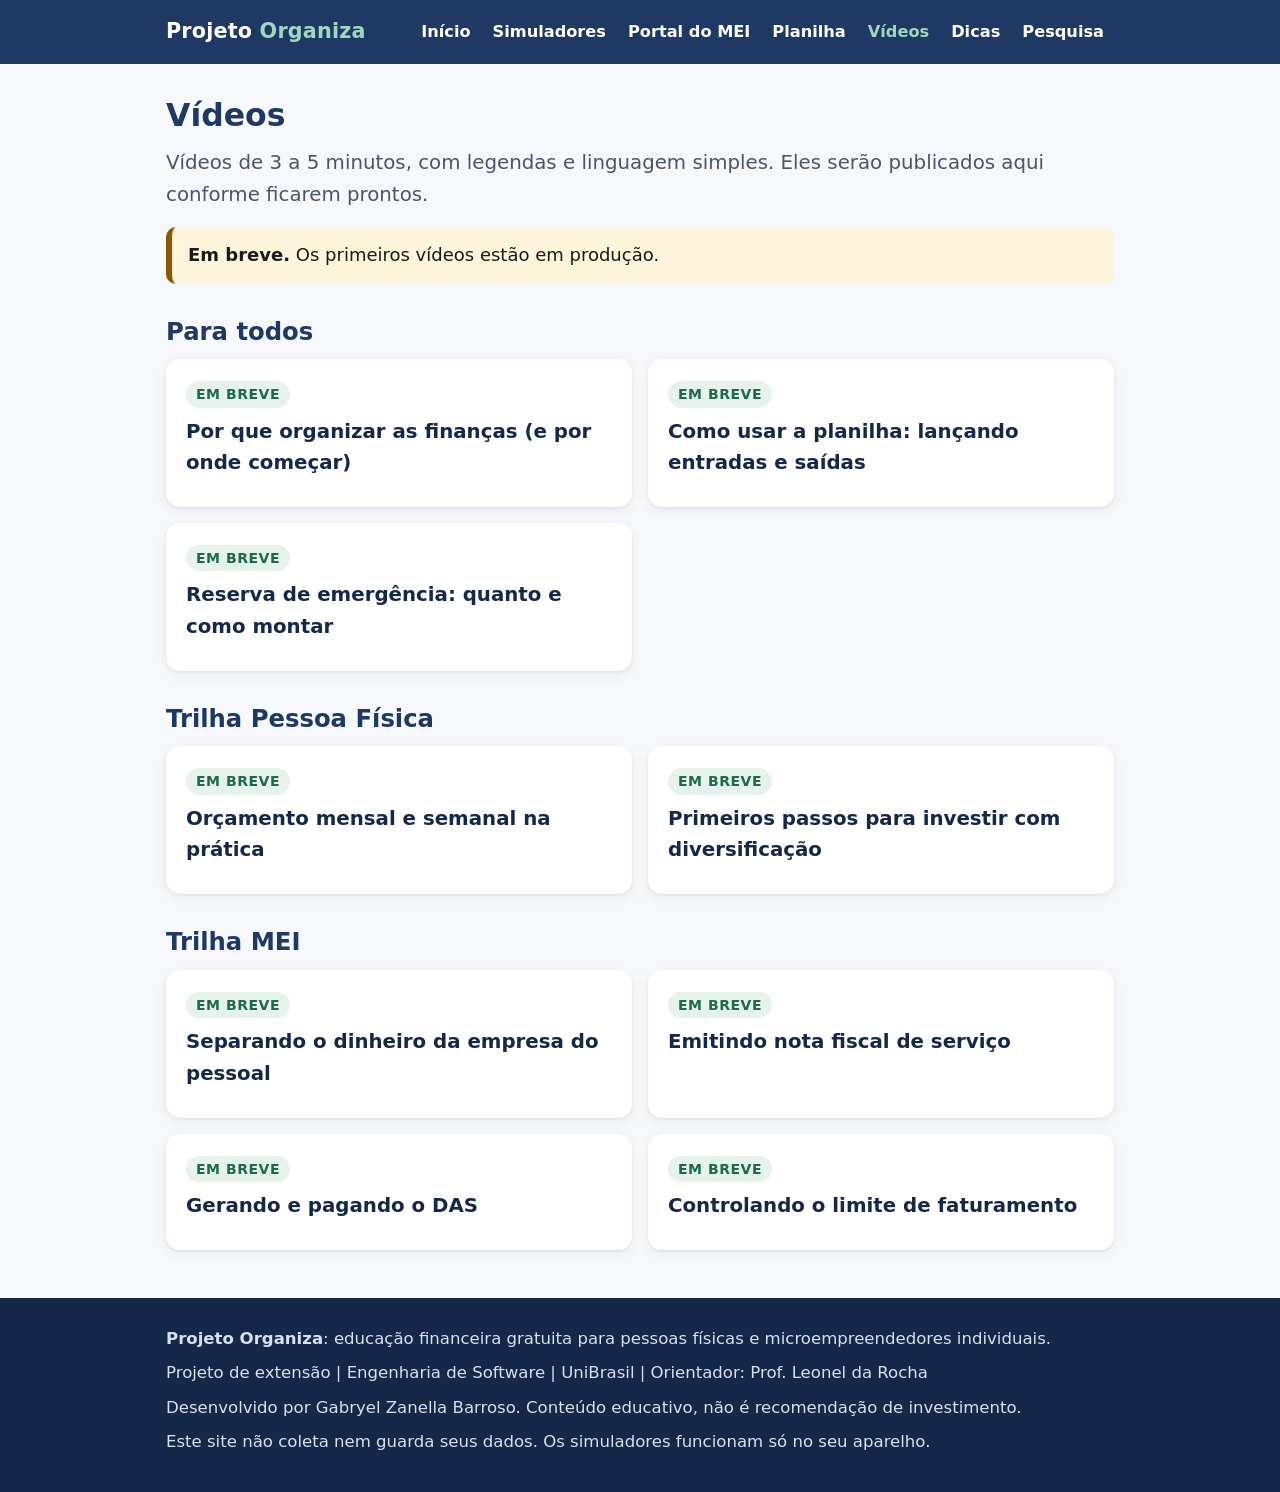
<file: videos.html>
<!doctype html>
<html lang="pt-BR">
<head>
  <meta charset="utf-8">
  <meta name="viewport" content="width=device-width, initial-scale=1">
  <meta http-equiv="Content-Security-Policy" content="default-src 'self'; script-src 'self'; style-src 'self'; img-src 'self' data:; frame-src https://www.youtube-nocookie.com; connect-src 'none'; object-src 'none'; base-uri 'self'; form-action 'none'">
  <meta name="referrer" content="strict-origin-when-cross-origin">
  <title>Vídeos | Projeto Organiza</title>
  <meta name="description" content="Vídeos curtos e legendados sobre organização financeira e gestão do MEI.">
  <link rel="icon" href="assets/img/favicon.svg" type="image/svg+xml">
  <link rel="stylesheet" href="assets/css/style.css">
</head>
<body data-pagina="videos">
  <a class="skip" href="#conteudo">Pular para o conteúdo</a>
  <header class="topo">
    <div class="wrap">
      <a class="marca" href="index.html">Projeto <span>Organiza</span></a>
      <button class="menu-btn" type="button" aria-expanded="false" aria-controls="menu">Menu</button>
      <ul id="menu" class="menu">
        <li><a href="index.html" data-pagina="inicio">Início</a></li>
        <li><a href="simuladores.html" data-pagina="simuladores">Simuladores</a></li>
        <li><a href="portal-mei.html" data-pagina="mei">Portal do MEI</a></li>
        <li><a href="planilha.html" data-pagina="planilha">Planilha</a></li>
        <li><a href="videos.html" data-pagina="videos">Vídeos</a></li>
        <li><a href="dicas.html" data-pagina="dicas">Dicas</a></li>
        <li><a href="pesquisa.html" data-pagina="pesquisa">Pesquisa</a></li>
      </ul>
    </div>
  </header>
  <main id="conteudo">
    <div class="wrap">
      <h1>Vídeos</h1>
      <p class="lead">Vídeos de 3 a 5 minutos, com legendas e linguagem simples. Eles serão publicados aqui conforme ficarem prontos.</p>
      <div class="aviso atencao"><p><strong>Em breve.</strong> Os primeiros vídeos estão em produção.</p></div>

      <h2>Para todos</h2>
      <div class="grade duas">
        <div class="card"><span class="tag">Em breve</span><h3>Por que organizar as finanças (e por onde começar)</h3></div>
        <div class="card"><span class="tag">Em breve</span><h3>Como usar a planilha: lançando entradas e saídas</h3></div>
        <div class="card"><span class="tag">Em breve</span><h3>Reserva de emergência: quanto e como montar</h3></div>
      </div>

      <h2>Trilha Pessoa Física</h2>
      <div class="grade duas">
        <div class="card"><span class="tag">Em breve</span><h3>Orçamento mensal e semanal na prática</h3></div>
        <div class="card"><span class="tag">Em breve</span><h3>Primeiros passos para investir com diversificação</h3></div>
      </div>

      <h2>Trilha MEI</h2>
      <div class="grade duas">
        <div class="card"><span class="tag">Em breve</span><h3>Separando o dinheiro da empresa do pessoal</h3></div>
        <div class="card"><span class="tag">Em breve</span><h3>Emitindo nota fiscal de serviço</h3></div>
        <div class="card"><span class="tag">Em breve</span><h3>Gerando e pagando o DAS</h3></div>
        <div class="card"><span class="tag">Em breve</span><h3>Controlando o limite de faturamento</h3></div>
      </div>
    </div>
  </main>
  <footer class="rodape">
    <div class="wrap">
      <p><strong>Projeto Organiza</strong>: educação financeira gratuita para pessoas físicas e microempreendedores individuais.</p>
      <p>Projeto de extensão | Engenharia de Software | UniBrasil | Orientador: Prof. Leonel da Rocha</p>
      <p>Desenvolvido por Gabryel Zanella Barroso. Conteúdo educativo, não é recomendação de investimento.</p>
      <p>Este site não coleta nem guarda seus dados. Os simuladores funcionam só no seu aparelho.</p>
    </div>
  </footer>
  <script src="assets/js/main.js"></script>
</body>
</html>
</file>
<file: assets/css/style.css>
/* Projeto Organiza: mobile first, fonte grande, alto contraste */
:root {
  --navy: #1f3864;
  --navy-dark: #152849;
  --green: #1e6b4a;
  --green-light: #e6f2ec;
  --amber: #8a5a00;
  --amber-light: #fff4dc;
  --red: #a12a2a;
  --red-light: #fbe9e9;
  --bg: #f6f8fb;
  --card: #ffffff;
  --text: #1a1a1a;
  --muted: #4a5568;
  --line: #d5dce8;
  --radius: 14px;
  --shadow: 0 1px 3px rgba(20, 40, 80, 0.08), 0 4px 14px rgba(20, 40, 80, 0.06);
}

* { box-sizing: border-box; }
html { font-size: 112.5%; -webkit-text-size-adjust: 100%; } /* 18px */
body {
  margin: 0;
  background: var(--bg);
  color: var(--text);
  font-family: system-ui, -apple-system, "Segoe UI", Roboto, Arial, sans-serif;
  line-height: 1.6;
}
img { max-width: 100%; }
a { color: var(--navy); text-underline-offset: 3px; }
a:hover { color: var(--green); }
:focus-visible { outline: 3px solid #f0b400; outline-offset: 2px; border-radius: 4px; }

.skip { position: absolute; left: -999px; }
.skip:focus { left: 16px; top: 16px; background: #fff; padding: 8px 12px; z-index: 10; }

.wrap { max-width: 980px; margin: 0 auto; padding: 0 16px; }

/* Cabeçalho e menu */
.topo { background: var(--navy); color: #fff; position: sticky; top: 0; z-index: 5; }
.topo .wrap { display: flex; align-items: center; justify-content: space-between; min-height: 64px; gap: 12px; }
.marca { color: #fff; text-decoration: none; font-weight: 800; font-size: 1.15rem; letter-spacing: 0.2px; }
.marca span { color: #9fd8bd; }
.menu-btn {
  background: transparent; color: #fff; border: 2px solid rgba(255,255,255,0.6);
  border-radius: 10px; padding: 6px 12px; font-size: 1rem; font-weight: 600; cursor: pointer;
}
.topo .wrap { flex-wrap: wrap; }
.menu { display: none; list-style: none; margin: 0; padding: 0 0 12px; width: 100%; }
.menu.aberto { display: block; }
.menu a {
  display: block; color: #fff; text-decoration: none; padding: 12px 4px; font-weight: 600;
  border-bottom: 1px solid rgba(255,255,255,0.12);
}
.menu a[aria-current="page"] { color: #9fd8bd; }
@media (min-width: 900px) {
  .menu-btn { display: none; }
  .menu { display: flex; gap: 2px; padding: 0; width: auto; }
  .menu a { border: 0; padding: 8px 10px; border-radius: 8px; font-size: 0.9rem; }
  .menu a:hover { background: rgba(255,255,255,0.1); color: #fff; }
}

/* Seções */
main { padding: 24px 0 48px; }
h1 { font-size: 1.75rem; line-height: 1.25; color: var(--navy); margin: 8px 0 12px; }
h2 { font-size: 1.35rem; line-height: 1.3; color: var(--navy); margin: 32px 0 12px; }
h3 { font-size: 1.1rem; margin: 0 0 8px; color: var(--navy-dark); }
p { margin: 0 0 14px; }
.lead { font-size: 1.1rem; color: var(--muted); }

.hero { background: linear-gradient(160deg, var(--navy) 0%, #2b4f86 100%); color: #fff; padding: 36px 0 40px; }
.hero h1 { color: #fff; font-size: 2rem; }
.hero .lead { color: #e3ebf7; }
@media (min-width: 700px) { .hero h1 { font-size: 2.4rem; } }

.btn {
  display: inline-block; background: var(--green); color: #fff; text-decoration: none;
  font-weight: 700; padding: 14px 22px; border-radius: 12px; border: 0; font-size: 1rem; cursor: pointer;
}
.btn:hover { background: #17573b; color: #fff; }
.btn.claro { background: #fff; color: var(--navy); }
.btn.claro:hover { background: #e8eef8; color: var(--navy); }
.botoes { display: flex; flex-wrap: wrap; gap: 12px; margin-top: 20px; }

.grade { display: grid; gap: 16px; }
@media (min-width: 700px) { .grade.duas { grid-template-columns: 1fr 1fr; } .grade.tres { grid-template-columns: repeat(3, 1fr); } }

.card { background: var(--card); border-radius: var(--radius); box-shadow: var(--shadow); padding: 20px; }
.card.link { text-decoration: none; color: var(--text); display: block; border: 2px solid transparent; }
.card.link:hover { border-color: var(--navy); color: var(--text); }
.card .tag {
  display: inline-block; font-size: 0.78rem; font-weight: 700; text-transform: uppercase; letter-spacing: 0.5px;
  color: var(--green); background: var(--green-light); padding: 2px 10px; border-radius: 999px; margin-bottom: 8px;
}
ul.lista { padding-left: 22px; margin: 0 0 14px; }
ul.lista li { margin-bottom: 6px; }

/* Avisos */
.aviso { border-left: 6px solid var(--navy); background: #eaf0f9; padding: 14px 16px; border-radius: 10px; margin: 16px 0; }
.aviso.atencao { border-color: var(--amber); background: var(--amber-light); }
.aviso.ok { border-color: var(--green); background: var(--green-light); }
.aviso.perigo { border-color: var(--red); background: var(--red-light); }
.aviso p:last-child { margin: 0; }

/* Abas dos simuladores */
.abas { display: flex; gap: 8px; overflow-x: auto; padding-bottom: 4px; margin: 16px 0; }
.abas button {
  flex: 0 0 auto; border: 2px solid var(--navy); background: #fff; color: var(--navy);
  font-weight: 700; font-size: 0.95rem; padding: 10px 14px; border-radius: 999px; cursor: pointer;
}
.abas button[aria-selected="true"] { background: var(--navy); color: #fff; }
.painel[hidden] { display: none; }

/* Formulários */
.campos { display: grid; gap: 14px; }
@media (min-width: 700px) { .campos { grid-template-columns: 1fr 1fr; } }
label { display: block; font-weight: 700; margin-bottom: 4px; }
.dica { display: block; font-weight: 400; color: var(--muted); font-size: 0.88rem; }
input, select {
  width: 100%; font-size: 1.05rem; padding: 12px 14px; border: 2px solid var(--line);
  border-radius: 10px; background: #fff; color: var(--text);
}
input:focus, select:focus { border-color: var(--navy); outline: none; }

/* Resultados */
.resultados { display: grid; gap: 12px; margin: 20px 0; }
@media (min-width: 700px) { .resultados { grid-template-columns: repeat(3, 1fr); } }
.numero { background: #fff; border-radius: 12px; padding: 14px 16px; border: 2px solid var(--line); }
.numero small { display: block; color: var(--muted); font-size: 0.85rem; font-weight: 600; }
.numero strong { display: block; font-size: 1.35rem; color: var(--navy); }
.numero.destaque { border-color: var(--green); background: var(--green-light); }
.numero.destaque strong { color: var(--green); }

.grafico { width: 100%; height: auto; display: block; margin: 8px 0 16px; }
.legenda { display: flex; gap: 16px; flex-wrap: wrap; font-size: 0.9rem; color: var(--muted); }
.legenda i { display: inline-block; width: 14px; height: 14px; border-radius: 3px; vertical-align: -2px; margin-right: 6px; }

.barra { height: 22px; background: #e4e9f2; border-radius: 999px; overflow: hidden; margin: 8px 0 4px; }
.barra > div { height: 100%; background: var(--green); border-radius: 999px; transition: width 0.3s; }
.barra.atencao > div { background: #d18f00; }
.barra.perigo > div { background: var(--red); }

.tabela-rolagem { overflow-x: auto; }
table { width: 100%; border-collapse: collapse; font-size: 0.95rem; background: #fff; }
th { background: var(--navy); color: #fff; text-align: left; padding: 10px 12px; }
td { padding: 10px 12px; border-bottom: 1px solid var(--line); }
tr:nth-child(even) td { background: #f2f5fa; }
td.num, th.num { text-align: right; white-space: nowrap; }

/* Portal do MEI */
details.servico { background: #fff; border-radius: var(--radius); box-shadow: var(--shadow); margin-bottom: 14px; }
details.servico summary {
  cursor: pointer; padding: 18px 20px; font-weight: 700; font-size: 1.05rem; color: var(--navy); list-style: none;
}
details.servico summary::-webkit-details-marker { display: none; }
details.servico summary::after { content: "+"; float: right; font-size: 1.3rem; line-height: 1; }
details.servico[open] summary::after { content: "-"; }
details.servico summary small { display: block; font-weight: 400; color: var(--muted); font-size: 0.9rem; }
details.servico .conteudo { padding: 0 20px 20px; }
ol.passos { padding-left: 22px; }
ol.passos li { margin-bottom: 6px; }

/* Rodapé */
.rodape { background: var(--navy-dark); color: #d6e0f0; padding: 28px 0; font-size: 0.92rem; }
.rodape a { color: #fff; }
.rodape p { margin: 0 0 8px; }

/* Cores da legenda dos gráficos (classes, pois a política de segurança bloqueia estilos inline) */
.cor-verde { background: #1e6b4a; }
.cor-verde-claro { background: #3fa37a; }
.cor-azul { background: #1f3864; }
.cor-vermelha { background: #a12a2a; }

/* Informação ao passar o mouse ou tocar nas barras dos gráficos */
.grafico-area { position: relative; }
.grafico-area rect[tabindex] { cursor: pointer; outline: none; }
.barra-grafico { transition: opacity 0.15s; }
.barra-grafico.barra-ativa { opacity: 0.75; }
.grafico-info {
  position: absolute; z-index: 2; pointer-events: none; white-space: nowrap;
  background: var(--navy-dark); color: #fff; font-size: 0.85rem; line-height: 1.45;
  padding: 8px 12px; border-radius: 10px; box-shadow: 0 4px 14px rgba(20, 40, 80, 0.25);
}
.grafico-info[hidden] { display: none; }
.grafico-info strong { color: #9fd8bd; }
.grafico-info-titulo { font-weight: 700; margin-bottom: 2px; }
</file>
